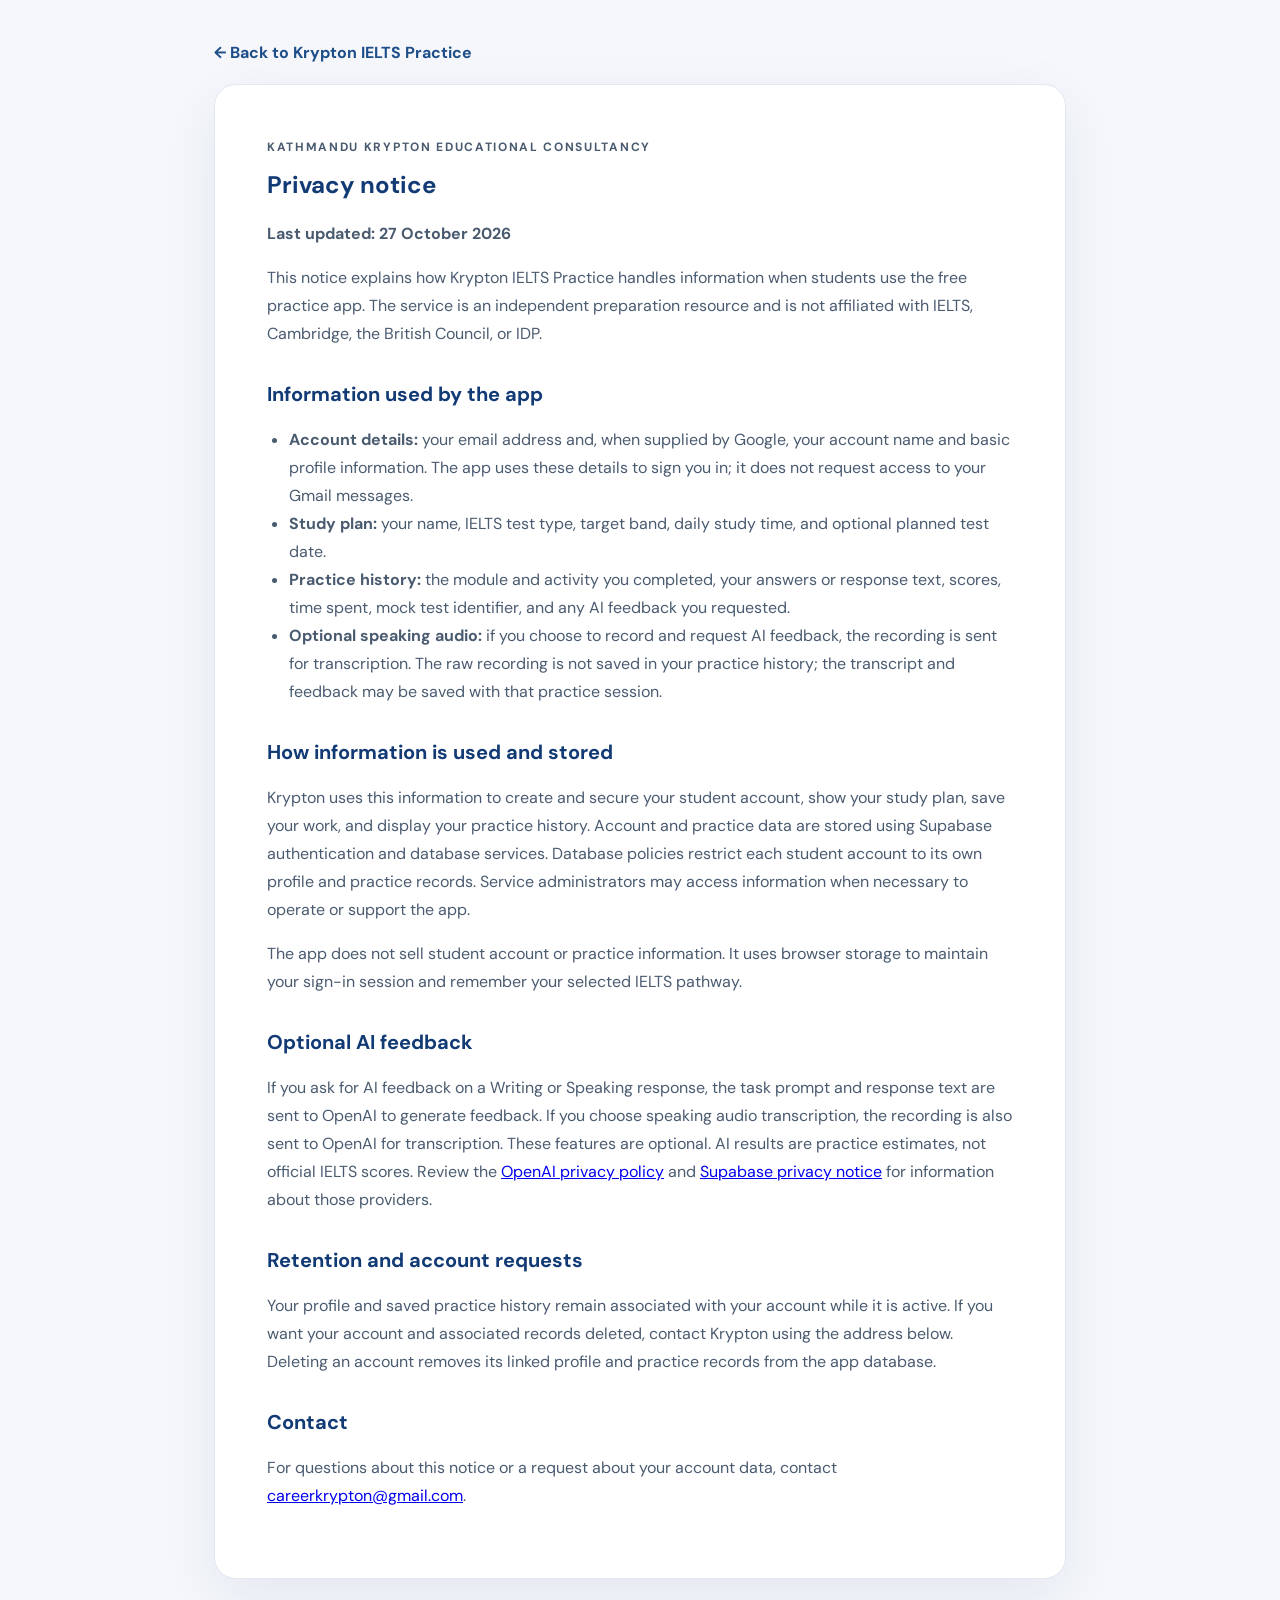
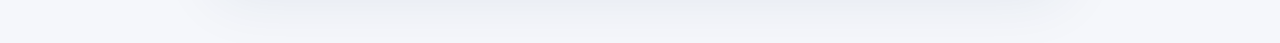
<file: privacy.html>
<!doctype html>
<html lang="en">
<head>
  <meta charset="utf-8">
  <meta name="viewport" content="width=device-width, initial-scale=1">
  <meta name="theme-color" content="#123b75">
  <title>Privacy Notice | Krypton IELTS Practice</title>
  <meta name="description" content="How Krypton IELTS Practice uses student account, study plan, and practice data.">
  <link rel="preconnect" href="https://fonts.googleapis.com">
  <link rel="preconnect" href="https://fonts.gstatic.com" crossorigin>
  <link href="https://fonts.googleapis.com/css2?family=DM+Sans:wght@400;500;600;700&family=Manrope:wght@400;500;600;700;800&display=swap" rel="stylesheet">
  <link rel="stylesheet" href="style.css?v=module-topics-20261027">
  <style>
    body { background:#f5f7fb; }
    .privacy-shell { max-width:900px; margin:0 auto; padding:40px 24px 64px; }
    .privacy-card { background:#fff; border:1px solid #e2e8f0; border-radius:22px; padding:clamp(24px,5vw,52px); box-shadow:0 20px 60px rgba(25,55,95,.08); }
    .privacy-card h1 { color:#123b75; margin:8px 0 12px; }
    .privacy-card h2 { color:#123b75; margin:30px 0 10px; font-size:1.25rem; }
    .privacy-card p,.privacy-card li { color:#4a5b70; line-height:1.75; }
    .privacy-card ul { padding-left:22px; }
    .privacy-back { display:inline-flex; margin:0 0 18px; color:#1d4e89; font-weight:700; text-decoration:none; }
  </style>
</head>
<body>
  <main class="privacy-shell">
    <a class="privacy-back" href="./">← Back to Krypton IELTS Practice</a>
    <article class="privacy-card">
      <p class="eyebrow">KATHMANDU KRYPTON EDUCATIONAL CONSULTANCY</p>
      <h1>Privacy notice</h1>
      <p><strong>Last updated: 27 October 2026</strong></p>
      <p>This notice explains how Krypton IELTS Practice handles information when students use the free practice app. The service is an independent preparation resource and is not affiliated with IELTS, Cambridge, the British Council, or IDP.</p>

      <h2>Information used by the app</h2>
      <ul>
        <li><strong>Account details:</strong> your email address and, when supplied by Google, your account name and basic profile information. The app uses these details to sign you in; it does not request access to your Gmail messages.</li>
        <li><strong>Study plan:</strong> your name, IELTS test type, target band, daily study time, and optional planned test date.</li>
        <li><strong>Practice history:</strong> the module and activity you completed, your answers or response text, scores, time spent, mock test identifier, and any AI feedback you requested.</li>
        <li><strong>Optional speaking audio:</strong> if you choose to record and request AI feedback, the recording is sent for transcription. The raw recording is not saved in your practice history; the transcript and feedback may be saved with that practice session.</li>
      </ul>

      <h2>How information is used and stored</h2>
      <p>Krypton uses this information to create and secure your student account, show your study plan, save your work, and display your practice history. Account and practice data are stored using Supabase authentication and database services. Database policies restrict each student account to its own profile and practice records. Service administrators may access information when necessary to operate or support the app.</p>
      <p>The app does not sell student account or practice information. It uses browser storage to maintain your sign-in session and remember your selected IELTS pathway.</p>

      <h2>Optional AI feedback</h2>
      <p>If you ask for AI feedback on a Writing or Speaking response, the task prompt and response text are sent to OpenAI to generate feedback. If you choose speaking audio transcription, the recording is also sent to OpenAI for transcription. These features are optional. AI results are practice estimates, not official IELTS scores. Review the <a href="https://openai.com/policies/privacy-policy/" target="_blank" rel="noopener noreferrer">OpenAI privacy policy</a> and <a href="https://supabase.com/privacy" target="_blank" rel="noopener noreferrer">Supabase privacy notice</a> for information about those providers.</p>

      <h2>Retention and account requests</h2>
      <p>Your profile and saved practice history remain associated with your account while it is active. If you want your account and associated records deleted, contact Krypton using the address below. Deleting an account removes its linked profile and practice records from the app database.</p>

      <h2>Contact</h2>
      <p>For questions about this notice or a request about your account data, contact <a href="mailto:careerkrypton@gmail.com">careerkrypton@gmail.com</a>.</p>
    </article>
  </main>
</body>
</html>
</file>
<file: style.css>
:root{color-scheme:light;--navy:#123b75;--blue:#1f65ba;--sky:#eaf3ff;--red:#e3464f;--red-soft:#fff0f1;--ink:#192b43;--muted:#74849a;--line:#e5ebf2;--paper:#fff;--canvas:#f6f8fc;--green:#168a67;font-family:"DM Sans",sans-serif}
*{box-sizing:border-box}html{scroll-behavior:smooth}body{margin:0;background:var(--canvas);color:var(--ink)}button,input,textarea,select{font:inherit}button{cursor:pointer}button:disabled{cursor:not-allowed;opacity:.55}.app-shell{min-height:100vh}.sidebar{position:fixed;inset:0 auto 0 0;width:240px;background:#123b75;color:#fff;padding:25px 16px 18px;display:flex;flex-direction:column;z-index:5}.brand{display:flex;align-items:center;gap:10px;padding:0 9px;color:#fff;text-decoration:none}.brand-mark{width:36px;height:36px;display:grid;place-items:center;border-radius:12px 12px 12px 4px;background:var(--red);color:white;font:800 20px Manrope,sans-serif;box-shadow:0 5px 14px #e3464f40}.brand-copy{display:grid;gap:2px;font:800 11px Manrope,sans-serif;letter-spacing:.11em}.brand-copy small{font:700 8px "DM Sans",sans-serif;letter-spacing:.18em;color:#b8c8df}.nav-label,.eyebrow{font-size:9px;letter-spacing:.15em;font-weight:700;color:#94a5bb}.nav-label{margin:47px 11px 11px;color:#a9bfdc}.side-nav{display:grid;gap:5px}.nav-link{display:flex;align-items:center;gap:12px;width:100%;padding:11px 12px;border:0;border-radius:9px;background:transparent;color:#d1deef;text-align:left;font-size:11px;transition:.18s}.nav-link>span{width:17px;font-size:16px;text-align:center}.nav-link:hover,.nav-link.active{background:#ffffff18;color:white}.nav-link.active{box-shadow:inset 3px 0 #f16a70}.free-tag{margin-left:auto;padding:3px 5px;border-radius:4px;background:#e3464f;color:white;font-size:7px;letter-spacing:.05em}.sidebar-spacer{flex:1}.sidebar-note{padding:14px 13px;margin:0 4px 18px;border:1px solid #ffffff29;background:#ffffff0a;border-radius:11px;color:#c9d7e8;font-size:10px;line-height:1.65}.sidebar-note>span{font-size:16px;color:#f08083}.sidebar-note p{margin:7px 0 0}.sidebar-note strong{color:#fff}.side-user{border-top:1px solid #ffffff2b;padding:16px 5px 0;display:flex;align-items:center;gap:9px}.side-user>span:nth-child(2){display:grid;gap:3px}.side-user strong{font-size:10px}.side-user small{font-size:8px;color:#bdcbe0}.avatar{width:30px;height:30px;display:grid;place-items:center;border-radius:50%;background:#f5d4d2;color:#963a42;font-weight:800;font-size:11px}
.main-content{margin-left:240px;min-height:100vh;max-width:1600px;padding:0 46px 24px}.topbar{height:65px;border-bottom:1px solid var(--line);display:flex;align-items:center;justify-content:space-between;gap:15px}.breadcrumb{display:flex;align-items:center;gap:10px;color:#98a5b4;font-size:8px;letter-spacing:.13em;font-weight:700}.breadcrumb b{color:#cad3df}.breadcrumb strong{color:#52647b}.top-actions{display:flex;align-items:center;gap:8px}.sync-status{display:flex;align-items:center;gap:6px;margin-right:8px;color:#8290a1;font-size:9px}.sync-status i{width:6px;height:6px;background:#e9a84b;border-radius:50%}.sync-status.ready i{background:#2ca77e}.mobile-menu{display:none;border:0;background:none;color:var(--navy);font-size:18px}.button{border:1px solid transparent;border-radius:7px;padding:10px 14px;font-size:10px;font-weight:700;transition:.18s}.button-primary{background:var(--red);color:white;box-shadow:0 4px 10px #e3464f24}.button-primary:hover{background:#c9353f;transform:translateY(-1px)}.button-outline{border-color:#d7e0eb;background:#fff;color:#3c5878}.button-outline:hover{border-color:#8aadd5}.button-small{padding:8px 12px;font-size:9px}.button-wide{width:100%;padding:12px}.button-blue{background:var(--navy);color:white}.view-root{min-height:75vh}.hero-row{display:flex;justify-content:space-between;align-items:end;gap:20px;padding:31px 0 23px}.eyebrow{margin:0 0 8px;color:#8293a8}.hero-row h1,.page-title{margin:0;font:700 clamp(27px,3vw,39px)/1.15 Manrope,sans-serif;letter-spacing:-.05em;color:#182e4a}.hero-row h1 span{color:var(--red)}.hero-copy{margin:9px 0 0;color:#7b8999;font-size:11px}.hero-actions{display:flex;gap:8px}.hero-note{max-width:255px;padding:10px 13px;border:1px solid #f2d5d8;border-radius:9px;background:#fff8f8;color:#95666b;font-size:9px;line-height:1.5}.metrics{display:grid;grid-template-columns:repeat(4,1fr);gap:12px}.metric-card,.card{border:1px solid var(--line);border-radius:11px;background:var(--paper)}.metric-card{min-height:111px;padding:14px 16px;position:relative;overflow:hidden}.metric-top{display:flex;align-items:center;gap:8px;color:#8b99a8;font-size:8px;font-weight:700;letter-spacing:.12em}.metric-icon{width:25px;height:25px;display:grid;place-items:center;border-radius:8px;color:#cf3c47;background:#fff0f1;font-size:13px}.metric-icon.blue{color:#2866b2;background:#edf4ff}.metric-icon.green{color:#178765;background:#eaf8f2}.metric-icon.amber{color:#c38424;background:#fff5e5}.metric-value{display:block;margin-top:10px;font:700 23px Manrope,sans-serif;letter-spacing:-.04em}.metric-caption{font-size:9px;color:#99a5b0}.goal-line{height:5px;border-radius:9px;background:#edf1f5;margin:9px 0 5px;overflow:hidden}.goal-line span{display:block;height:100%;width:0;background:var(--red);border-radius:inherit;transition:width .3s}.section-head{display:flex;align-items:end;justify-content:space-between;margin:28px 0 13px}.section-head .eyebrow{margin-bottom:5px}.section-head h2,.card-title{margin:0;font:700 19px Manrope,sans-serif;letter-spacing:-.04em}.section-hint{font-size:9px;color:#91a0af}.module-grid{display:grid;grid-template-columns:repeat(4,1fr);gap:11px}.module-card{min-height:156px;padding:14px;text-align:left;border:1px solid var(--line);border-radius:11px;background:#fff;color:var(--ink);display:flex;flex-direction:column;align-items:flex-start;transition:.18s}.module-card:hover,.mock-card:hover{transform:translateY(-3px);box-shadow:0 9px 22px #15365c10;border-color:#c4d5e8}.module-icon{width:31px;height:31px;display:grid;place-items:center;border-radius:9px;background:#fff0f1;color:var(--red);font-size:16px;margin-bottom:13px}.module-card:nth-child(2) .module-icon{background:#edf4ff;color:#2162b0}.module-card:nth-child(3) .module-icon{background:#f1edff;color:#7059b8}.module-card:nth-child(4) .module-icon{background:#eaf8f2;color:#188666}.module-label{font-size:8px;color:#9aa6b3;letter-spacing:.12em;font-weight:700}.module-card strong{font:700 13px Manrope,sans-serif;margin:5px 0}.module-card small{font-size:9px;color:#8794a3;line-height:1.5}.module-enter{margin-top:auto;padding-top:12px;color:#2866b2;font-size:9px;font-weight:700}.dashboard-grid{display:grid;grid-template-columns:1.25fr .75fr;gap:12px;margin-top:18px}.card{padding:17px}.card-head{display:flex;align-items:start;justify-content:space-between;gap:10px}.card-head .eyebrow{margin-bottom:5px}.card-title{font-size:15px}.card-subtitle{margin:7px 0 0;color:#8794a3;font-size:9px;line-height:1.6}.link-button{border:0;background:none;color:#2866b2;font-size:9px;font-weight:700}.recent-list{display:grid;gap:9px;margin-top:14px}.recent-item{display:flex;align-items:center;gap:10px;padding:10px;border-radius:8px;background:#f8fafd}.recent-badge{width:28px;height:28px;display:grid;place-items:center;border-radius:8px;color:#d33e48;background:#fff0f1;font-size:12px}.recent-item:nth-child(even) .recent-badge{color:#2866b2;background:#edf4ff}.recent-info{flex:1}.recent-info strong{display:block;font-size:9px}.recent-info small{display:block;margin-top:3px;color:#98a4b0;font-size:8px}.score-chip{padding:5px 8px;border-radius:6px;background:#edf4ff;color:#2866b2;font-size:8px;font-weight:700}.empty-state{padding:18px;text-align:center;border:1px dashed #d7e1eb;border-radius:9px;color:#8997a6;font-size:10px;line-height:1.6}.resource-list{display:grid;gap:8px;margin-top:13px}.resource-link{display:flex;align-items:center;justify-content:space-between;gap:10px;padding:10px 11px;border:1px solid #e8edf3;border-radius:8px;color:#49617d;text-decoration:none;font-size:9px}.resource-link:hover{background:#f8fafd;border-color:#cadaea}.resource-link span{color:var(--red);font-weight:700}.note-banner{margin-top:14px;padding:11px 13px;border-left:3px solid var(--red);background:#fff6f6;color:#8d666a;border-radius:0 8px 8px 0;font-size:9px;line-height:1.6}.page-intro{padding:28px 0 18px}.page-intro h1{margin:0;font:700 30px Manrope,sans-serif;letter-spacing:-.04em}.page-intro p{margin:8px 0 0;color:#7c8998;font-size:10px;line-height:1.6}.filters{display:flex;gap:7px;flex-wrap:wrap;margin:0 0 14px}.filter-pill{border:1px solid #dfe6ee;background:#fff;color:#718095;border-radius:18px;padding:7px 12px;font-size:9px}.filter-pill.selected{background:#eaf2ff;border-color:#bad1ef;color:#215caa;font-weight:700}.lesson-list,.mock-grid{display:grid;grid-template-columns:repeat(2,1fr);gap:11px}.lesson-card,.mock-card{padding:15px;border:1px solid var(--line);border-radius:10px;background:white;transition:.18s}.lesson-meta{display:flex;align-items:center;justify-content:space-between;color:#98a5b2;font-size:8px;letter-spacing:.08em;font-weight:700}.tag{padding:4px 7px;border-radius:12px;background:#edf4ff;color:#2866b2;font-size:8px}.lesson-card h3,.mock-card h3{margin:11px 0 6px;font:700 14px Manrope,sans-serif}.lesson-card p,.mock-card p{margin:0;color:#8491a0;font-size:9px;line-height:1.6}.lesson-bottom{display:flex;justify-content:space-between;align-items:center;margin-top:13px}.lesson-bottom small{font-size:8px;color:#a0aab5}.lesson-bottom .button{padding:8px 10px;font-size:8px}.mock-type{display:inline-block;padding:4px 7px;border-radius:12px;color:#cb3e48;background:#fff0f1;font-size:8px;font-weight:700}.mock-card:nth-child(even) .mock-type{color:#2866b2;background:#edf4ff}.mock-label{display:flex;align-items:center;justify-content:space-between;margin-top:12px;color:#8a98a7;font-size:8px}.mock-steps{display:flex;gap:5px;margin:12px 0}.mock-steps i{height:4px;flex:1;border-radius:8px;background:#e8edf2}.mock-steps i:nth-child(1){background:#e3464f}.mock-steps i:nth-child(2){background:#2866b2}.mock-steps i:nth-child(3){background:#859bd2}.mock-steps i:nth-child(4){background:#55af8d}.mock-card .button{width:100%;margin-top:5px}.info-strip{padding:11px 13px;background:#edf4ff;border-radius:8px;color:#55708f;font-size:9px;line-height:1.6;margin:0 0 13px}.runner{border:1px solid var(--line);border-radius:12px;background:white;padding:19px}.runner-top{display:flex;align-items:center;justify-content:space-between;padding-bottom:13px;border-bottom:1px solid var(--line)}.runner-step{color:#8897a7;font-size:9px;font-weight:700;letter-spacing:.1em}.timer-pill{font:700 13px Manrope,sans-serif;color:#285d9b;background:#eef5ff;padding:7px 10px;border-radius:7px}.runner-layout{display:grid;grid-template-columns:1.1fr .9fr;gap:16px;padding-top:16px}.runner h2{margin:0 0 8px;font:700 19px Manrope,sans-serif}.runner p{font-size:10px;color:#7b8998;line-height:1.7}.reading-passage,.question-box,.prompt-box{padding:13px 14px;border:1px solid #e9eef4;border-radius:8px;background:#f8fafd;color:#52657c;font-size:10px;line-height:1.75}.reading-passage{white-space:pre-line}.question-list{display:grid;gap:12px}.question-box strong{display:block;color:#344a62;margin-bottom:8px}.option-list{display:grid;gap:6px}.option-label{display:flex;gap:7px;align-items:flex-start;padding:7px 8px;border:1px solid #e5ebf2;border-radius:7px;background:#fff;color:#60728a;font-size:9px;line-height:1.4}.option-label input{accent-color:var(--blue);margin:1px 0 0}.runner-actions{display:flex;align-items:center;justify-content:space-between;gap:10px;margin-top:14px}.runner-actions small{color:#99a5b2;font-size:8px}.text-answer{width:100%;min-height:210px;resize:vertical;padding:12px;border:1px solid #dfe7ef;border-radius:8px;outline:none;font-size:10px;line-height:1.6;color:var(--ink)}.text-answer:focus,input:focus{border-color:#85acd9;box-shadow:0 0 0 3px #eaf3ff}.word-count{display:flex;justify-content:space-between;margin:7px 0;color:#8b98a6;font-size:8px}.transcript-controls{display:flex;gap:8px;margin:10px 0}.audio-btn{border:1px solid #d6e2ef;border-radius:7px;background:white;color:#2d619f;padding:8px 10px;font-size:9px;font-weight:700}.modal-backdrop{position:fixed;inset:0;z-index:10;display:grid;place-items:center;padding:20px;background:#11253e9c;backdrop-filter:blur(4px)}.modal-backdrop[hidden]{display:none}.modal{position:relative;width:min(100%,430px);padding:27px;background:white;border-radius:15px;box-shadow:0 18px 60px #10294a42}.modal-close{position:absolute;right:14px;top:10px;border:0;background:none;color:#8190a0;font-size:23px}.modal-brand{display:flex;align-items:center;gap:9px;margin-bottom:22px;color:#395979;font-size:8px;font-weight:800;letter-spacing:.12em}.modal .eyebrow{margin-bottom:7px;color:#d14a53}.modal h2{margin:0;font:700 24px Manrope,sans-serif;letter-spacing:-.04em}.modal-copy{margin:8px 0 17px;color:#7e8b9a;font-size:10px;line-height:1.6}.auth-modal form{display:grid;gap:11px}.auth-modal label{display:grid;gap:6px;color:#566981;font-size:9px;font-weight:700}.auth-modal input{height:39px;width:100%;padding:0 11px;border:1px solid #dfe6ee;border-radius:7px;outline:none;font-size:10px;font-weight:400}.auth-modal label[hidden]{display:none}.form-error{min-height:12px;margin:0;color:#c43f49;font-size:9px}.auth-switch{text-align:center;color:#7f8c9a;font-size:9px}.auth-switch button{border:0;background:none;color:#2464aa;font-weight:700;font-size:9px}.fine-print{margin:17px 0 0;color:#9ca7b3;font-size:8px;line-height:1.6;text-align:center}.toast{position:fixed;z-index:20;left:50%;bottom:20px;transform:translate(-50%,14px);opacity:0;pointer-events:none;padding:10px 14px;border-radius:8px;background:#17385f;color:white;font-size:10px;box-shadow:0 7px 20px #10294a2b;transition:.2s}.toast.show{opacity:1;transform:translate(-50%,0)}.footer{display:flex;justify-content:space-between;gap:12px;border-top:1px solid var(--line);padding-top:15px;margin-top:25px;color:#9ca8b5;font-size:7px;letter-spacing:.06em}.footer span:first-child{font-weight:700;color:#718196}.empty-large{padding:45px 20px;text-align:center}.empty-large .empty-mark{margin:0 auto 12px;width:42px;height:42px;display:grid;place-items:center;border-radius:12px;background:#edf4ff;color:#2866b2;font-size:18px}.empty-large h2{font:700 18px Manrope,sans-serif}.empty-large p{max-width:380px;margin:8px auto 15px;color:#8190a0;font-size:10px;line-height:1.7}
@media(max-width:1100px){.main-content{padding:0 28px 22px}.sidebar{width:215px}.main-content{margin-left:215px}.metrics{grid-template-columns:repeat(2,1fr)}.module-grid{grid-template-columns:repeat(2,1fr)}}
@media(max-width:700px){.sidebar{inset:0 auto 0 0;width:250px;transform:translateX(-102%);transition:transform .2s;box-shadow:8px 0 25px #142c4b22}.sidebar.open{transform:translateX(0)}.sidebar::after{content:"";position:fixed;inset:0 -100vw 0 100%;background:#10294a55;display:none}.sidebar.open::after{display:block}.main-content{margin:0;padding:0 16px 20px}.topbar{height:55px}.mobile-menu{display:block}.breadcrumb{margin-right:auto;font-size:7px}.breadcrumb span{display:none}.top-actions{gap:5px}.sync-status{display:none}.button-small{padding:7px 8px;font-size:8px}.hero-row{padding:23px 0 17px;align-items:flex-start;flex-direction:column}.hero-row h1{font-size:29px}.hero-actions{width:100%}.hero-note{max-width:none}.metrics{gap:8px}.metric-card{min-height:102px;padding:12px}.metric-value{font-size:20px}.module-grid{gap:8px}.module-card{min-height:142px;padding:12px}.dashboard-grid{grid-template-columns:1fr}.lesson-list,.mock-grid{grid-template-columns:1fr}.runner{padding:13px}.runner-layout{grid-template-columns:1fr}.runner h2{font-size:17px}.page-intro{padding:23px 0 14px}.page-intro h1{font-size:25px}.footer{flex-direction:column}.modal{padding:22px}.runner-actions{align-items:flex-start;flex-direction:column}.text-answer{min-height:170px}}
@media(max-width:390px){.metrics{grid-template-columns:1fr 1fr}.module-grid{grid-template-columns:1fr}.module-card{min-height:128px}.breadcrumb{letter-spacing:.06em}.top-actions{gap:4px}.button-small{padding:7px 6px}}

/* Krypton refresh: legible type, clearer controls and brand system */
:root{--navy:#153e78;--blue:#2868b2;--red:#df3f4c;font-size:15px}
body{font-size:15px}
.sidebar{width:258px;padding:22px 16px 18px}
.main-content{margin-left:258px;padding:0 42px 28px}
.brand{display:grid;justify-items:start;gap:7px;padding:0 6px}
.brand-logo{display:block;width:100%;max-width:205px;height:92px;object-fit:contain;object-position:left center;padding:5px 8px;background:#fff;border-radius:10px}
.brand-tagline{margin-left:5px;color:#c9d8ec;font-size:11px;font-weight:800;letter-spacing:.16em}
.nav-label{font-size:11px}
.nav-link{font-size:13px;padding:12px}
.breadcrumb{font-size:10px}
.sync-status{font-size:11px}
.button{font-size:12px;padding:11px 15px}
.button-small{font-size:11px;padding:9px 13px}
.eyebrow{font-size:10px}
.hero-row{padding:35px 0 24px}
.hero-row h1{font-size:clamp(30px,3vw,42px)}
.hero-copy{font-size:14px;line-height:1.6}
.hero-note{font-size:12px;max-width:300px}
.metric-card{min-height:122px;padding:16px 18px}
.metric-top{font-size:10px}
.metric-value{font-size:25px}
.metric-caption{font-size:11px}
.section-head h2{font-size:21px}
.section-hint{font-size:11px}
.module-card{min-height:175px;padding:17px}
.module-label{font-size:10px}
.module-card strong{font-size:16px}
.module-card small{font-size:12px;line-height:1.6}
.module-enter{font-size:11px}
.card{padding:19px}
.card-title{font-size:17px}
.card-subtitle{font-size:12px;line-height:1.7}
.empty-state{font-size:12px}
.resource-link{font-size:12px;padding:12px}
.note-banner,.info-strip{font-size:12px;line-height:1.7}
.page-intro h1{font-size:32px}
.page-intro p{font-size:13px;line-height:1.7}
.filter-pill{font-size:11px;padding:8px 14px}
.lesson-meta,.mock-label{font-size:10px}
.tag,.mock-type{font-size:10px}
.lesson-card h3,.mock-card h3{font-size:16px}
.lesson-card p,.mock-card p{font-size:12px;line-height:1.6}
.lesson-bottom small{font-size:10px}
.lesson-bottom .button{font-size:11px}
.runner{padding:23px}
.runner-step{font-size:11px}
.timer-pill{font-size:14px}
.runner h2{font-size:21px}
.runner p,.reading-passage,.question-box,.prompt-box{font-size:13px;line-height:1.75}
.option-label{font-size:12px;padding:10px}
.runner-actions small{font-size:10px;line-height:1.5}
.text-answer{font-size:14px;line-height:1.7;min-height:240px}
.word-count{font-size:10px}
.audio-btn{font-size:12px;padding:10px 13px}
.modal{width:min(100%,500px);padding:30px}
.modal-brand{font-size:10px}
.auth-brand-logo{width:185px;height:90px;object-fit:contain;background:#fff;border-radius:9px;padding:5px}
.modal h2{font-size:27px}
.modal-copy{font-size:13px;line-height:1.65}
.auth-modal label{font-size:12px}
.auth-modal input,.auth-modal select{height:44px;padding:0 12px;border:1px solid #dfe6ee;border-radius:8px;background:#fff;color:var(--ink);font-size:13px}
.auth-modal form{gap:14px}
.auth-switch,.auth-switch button{font-size:12px}
.fine-print{font-size:10px}
.footer{font-size:9px;line-height:1.6}
.onboarding-fields{display:grid;gap:12px;padding:14px;margin:4px 0 2px;border:1px solid #dbe7f5;border-radius:11px;background:#f8fbff}
.onboarding-fields>.eyebrow{margin:0;color:#285f9f}
.onboarding-fields label{display:grid;gap:6px}
.onboarding-grid{display:grid;grid-template-columns:1fr 1fr;gap:10px}
.optional-label{font-weight:500;color:#98a5b2}
.course-switch{display:flex;gap:8px;flex-wrap:wrap;margin:0 0 18px;padding:6px;border:1px solid var(--line);border-radius:12px;background:#fff;width:max-content}
.course-choice{border:0;border-radius:8px;background:transparent;color:#64758a;padding:9px 14px;font-size:12px;font-weight:700}
.course-choice.active{background:#eaf2ff;color:#205da5;box-shadow:inset 0 0 0 1px #d5e4f5}
.plan-banner{display:flex;align-items:center;justify-content:space-between;gap:18px;margin:0 0 18px;padding:17px 20px;border:1px solid #d8e6f5;border-radius:14px;background:linear-gradient(110deg,#edf5ff,#fff 78%);box-shadow:0 8px 22px #15365c08}
.plan-banner h2{margin:3px 0;font:700 17px Manrope,sans-serif;color:var(--navy)}
.plan-banner p{margin:3px 0;color:#687a8f;font-size:12px;line-height:1.5}
.plan-target{display:grid;justify-items:end;color:#526780;font-size:11px}
.plan-target strong{font:800 24px Manrope,sans-serif;color:var(--red)}
.plan-progress{height:7px;max-width:300px;margin-top:10px;background:#dce8f5;border-radius:9px;overflow:hidden}
.plan-progress span{display:block;height:100%;background:linear-gradient(90deg,var(--blue),var(--red));border-radius:inherit}
.mock-generator{padding:24px;margin:4px 0 16px;border:1px solid #d9e5f2;border-radius:16px;background:linear-gradient(115deg,#153e78,#225f9e);color:#fff;display:grid;grid-template-columns:1fr auto;align-items:center;gap:16px;box-shadow:0 12px 28px #173f7520}
.mock-generator h2{margin:5px 0;font:700 22px Manrope,sans-serif}
.mock-generator p{max-width:580px;margin:5px 0;color:#d8e6f6;font-size:12px;line-height:1.6}
.mock-generator .eyebrow{color:#b8d1ed}
.mock-generator-actions{display:flex;gap:9px;flex-wrap:wrap;justify-content:flex-end}
.mock-generator .button-outline{background:#fff;color:#214b80;border-color:#fff}
.ai-consent{margin:12px 0;padding:12px 14px;border:1px solid #dce7f3;border-radius:9px;background:#f7faff;color:#596e87;font-size:11px;line-height:1.6}
.recording-panel{display:flex;gap:9px;align-items:center;flex-wrap:wrap;margin:12px 0}
.recording-status{font-size:11px;color:#64758a}
.ai-feedback{margin-top:17px;padding:20px;border:1px solid #d7e5f5;border-radius:13px;background:linear-gradient(125deg,#f5f9ff,#fff)}
.ai-feedback h2{margin:4px 0 10px;font:700 20px Manrope,sans-serif;color:var(--navy)}
.ai-band{display:flex;align-items:center;gap:12px;margin:10px 0}
.ai-band strong{font:800 28px Manrope,sans-serif;color:var(--red)}
.ai-criteria{display:grid;grid-template-columns:repeat(2,1fr);gap:9px;margin:14px 0}
.ai-criterion{padding:12px;border:1px solid #e0e8f0;border-radius:9px;background:#fff}
.ai-criterion strong{display:block;color:#294765;font-size:12px}
.ai-criterion span{display:block;margin:5px 0;color:#2866b2;font-weight:800}
.ai-criterion p,.ai-feedback p,.ai-feedback li{font-size:12px;line-height:1.65;color:#63748a}
.ai-feedback ul{padding-left:19px}
.ai-disclaimer{padding-top:10px;border-top:1px solid #e0e8f0;color:#8a97a5!important;font-size:10px!important}
@media(max-width:1100px){.sidebar{width:230px}.main-content{margin-left:230px;padding:0 24px 22px}.brand-logo{max-width:185px}}
@media(max-width:700px){.sidebar{width:258px}.main-content{margin:0;padding:0 16px 20px}.brand-logo{max-width:200px}.hero-row h1{font-size:30px}.page-intro h1{font-size:28px}.mock-generator{grid-template-columns:1fr;padding:20px}.mock-generator-actions{justify-content:flex-start}.plan-banner{align-items:flex-start;flex-direction:column}.plan-target{justify-items:start}.ai-criteria{grid-template-columns:1fr}.onboarding-grid{grid-template-columns:1fr 1fr}}

/* Larger, easier-to-read student interface and auth options */
:root{font-size:16px}
body{font-size:16px;line-height:1.6}
p,.card-subtitle,.modal-copy,.hero-copy,.note-banner,.reading-passage,.prompt-box{font-size:16px;line-height:1.7}
label{font-size:15px;line-height:1.55}
input,select,textarea,button,.button{font-size:16px}
input,select,textarea{min-height:46px}
button,.button{min-height:44px}
.eyebrow{font-size:12px;letter-spacing:.14em}
.nav-link,.filter-pill,.course-choice,.mock-label,.runner-step,.timer-pill{font-size:14px}
.stat-value,.metric-value{font-size:30px}
.lesson-card h3,.mock-card h3{font-size:19px}
.question-box>strong{font-size:16px;line-height:1.55}
.option-label{font-size:15px;line-height:1.45}
.card-subtitle,.recent-item small{font-size:14px}
.ai-consent,.recording-status,.ai-criterion p,.ai-feedback p,.ai-feedback li{font-size:14px;line-height:1.65}
.ai-criterion strong{font-size:14px}
.ai-disclaimer{font-size:12px!important}
.mock-generator p{font-size:15px}
.button-google{display:flex;align-items:center;justify-content:center;gap:12px;background:#fff;color:#233750;border:1px solid #d7e1ed;font-weight:750}
.button-google span{display:inline-grid;place-items:center;width:24px;height:24px;border-radius:50%;background:#fff;color:#4285f4;font:bold 18px Arial,sans-serif;box-shadow:0 0 0 1px #e0e6ee}
.auth-divider{display:flex;align-items:center;gap:12px;margin:12px 0;color:#718198;font-size:13px}
.auth-divider:before,.auth-divider:after{content:"";height:1px;background:#e1e8f0;flex:1}
.email-code-open{margin-top:10px}
.text-button{border:0;background:transparent;color:var(--blue);font-weight:700;cursor:pointer;padding:10px}
#otp-form{display:grid;gap:12px;margin:14px 0}
#otp-form[hidden]{display:none}
#otp-form input[name="otp_token"]{font-size:22px;letter-spacing:.3em;text-align:center}
#otp-form .form-error{min-height:18px}
#otp-resend{margin-top:2px}
@media(max-width:700px){body{font-size:16px}.hero-copy,.page-intro p{font-size:16px}.onboarding-grid{grid-template-columns:1fr}.question-box>strong{font-size:16px}}


/* Full mock library controls */
.full-mock-count{display:flex;gap:8px;flex-wrap:wrap;margin-top:14px}.full-mock-count span{padding:7px 10px;border:1px solid #ffffff45;border-radius:8px;background:#ffffff14;color:#fff;font-size:12px;font-weight:700}.mock-library-actions{align-items:stretch}.mock-library-actions label{display:grid;gap:6px;min-width:180px;color:#fff;font-size:12px;font-weight:700}.mock-library-actions select{height:46px;padding:0 12px;border:1px solid #dfe7f0;border-radius:8px;background:#fff;color:#1d3554;font-size:15px}.mock-library-actions .button{white-space:normal}
@media(max-width:700px){.mock-library-actions{display:grid;grid-template-columns:1fr}.mock-library-actions label{min-width:0}.full-mock-count span{font-size:11px}}

.auth-modal form[hidden],.onboarding-fields[hidden]{display:none!important}


/* Group full test tasks under four skill modules */
.mock-module-nav{display:grid;grid-template-columns:repeat(4,minmax(0,1fr));gap:8px;margin:0 0 16px}.mock-module-step{display:flex;align-items:center;gap:8px;min-height:44px;padding:9px 12px;border:1px solid #e1e9f2;border-radius:9px;background:#fff;color:#7d8ca0;font-size:13px;font-weight:700}.mock-module-step b{display:grid;place-items:center;width:23px;height:23px;border-radius:50%;background:#eef2f7;color:#60738b;font-size:12px}.mock-module-step.active{border-color:#9dbce0;background:#edf5ff;color:#1d5798}.mock-module-step.active b{background:#2868b2;color:#fff}.mock-module-step.complete{border-color:#cfe7dc;background:#f0faf5;color:#21805f}.mock-module-step.complete b{background:#28966f;color:#fff}.mock-subtask-progress{display:flex;justify-content:space-between;gap:10px;margin:0 0 14px;padding:10px 13px;border-radius:8px;background:#f3f7fc;color:#516a85;font-size:13px;font-weight:700}.mock-checkpoint{padding:22px}.mock-checkpoint-body{display:flex;align-items:center;gap:14px;margin:18px 0;padding:16px;border:1px solid #dce8f4;border-radius:11px;background:#f8fbff}.mock-checkpoint-icon{display:grid;place-items:center;flex:0 0 38px;height:38px;border-radius:50%;background:#e6f7ee;color:#19855f;font-size:20px;font-weight:800}.mock-checkpoint-body strong{color:#203c5c;font-size:16px}.mock-checkpoint-body p{margin:5px 0 0;color:#657991;font-size:14px;line-height:1.6}.mock-checkpoint .runner-actions{margin-top:18px}
@media(max-width:700px){.mock-module-nav{grid-template-columns:repeat(2,minmax(0,1fr))}.mock-module-step{font-size:12px}.mock-subtask-progress{flex-direction:column}.mock-checkpoint{padding:16px}}


.practice-module-section { margin: 28px 0; }
.practice-module-section > .section-head { margin-bottom: 8px; }
.topic-list { display: grid; gap: 12px; margin-top: 14px; }
.topic-group { border: 1px solid var(--line, #dce4ef); border-radius: 18px; background: #fff; overflow: hidden; }
.topic-group > summary { display:flex; align-items:center; justify-content:space-between; gap:16px; padding:18px 20px; cursor:pointer; list-style:none; }
.topic-group > summary::-webkit-details-marker { display:none; }
.topic-group > summary span:first-child { display:grid; gap:5px; }
.topic-group > summary strong { color:var(--ink,#172b4d); font-size:1.05rem; text-transform:capitalize; }
.topic-group > summary small { color:var(--muted,#68778d); font-size:.92rem; }
.topic-open-label { color:var(--blue,#245a9a); font-weight:700; white-space:nowrap; }
.topic-group[open] > summary { background:#f5f8fc; border-bottom:1px solid var(--line,#dce4ef); }
.topic-task-list { display:grid; grid-template-columns:repeat(auto-fit,minmax(250px,1fr)); gap:12px; padding:14px; }
.topic-task-card { margin:0; }
.topic-next-card { margin-top:16px; }
@media (max-width:620px) {
  .topic-group > summary { align-items:flex-start; padding:16px; }
  .topic-open-label { font-size:.88rem; }
  .topic-task-list { grid-template-columns:1fr; padding:10px; }
}

/* One-page, section-based practice catalogue inspired by familiar IELTS dashboards. */
.practice-intro { padding-bottom:14px; }
.module-jump { position:sticky; top:0; z-index:3; display:flex; gap:8px; overflow-x:auto; margin:0 -2px 22px; padding:9px 2px; background:#f6f8fb; scrollbar-width:thin; }
.module-jump a { display:inline-flex; align-items:center; gap:9px; flex:none; text-decoration:none; font-weight:700; }
.module-jump a span { color:var(--red,#c83d48); }
.practice-module-section { scroll-margin-top:76px; margin:26px 0 34px; padding:22px; border:1px solid var(--line,#dce4ef); border-radius:18px; background:#fbfcfe; }
.practice-module-heading { display:flex; align-items:center; justify-content:space-between; gap:18px; padding-bottom:16px; border-bottom:1px solid var(--line,#e5eaf0); }
.practice-module-heading h2 { margin:0; color:#183552; font:800 22px Manrope,sans-serif; }
.practice-module-heading p:not(.eyebrow) { margin:6px 0 0; color:#748397; font-size:13px; line-height:1.55; }
.practice-module-heading > .tag { flex:none; }
.organized-groups { grid-template-columns:repeat(2,minmax(0,1fr)); gap:10px; }
.practice-group { min-width:0; border:1px solid #e3e9f0; border-radius:12px; background:#fff; overflow:hidden; }
.practice-group > summary { display:flex; align-items:center; justify-content:space-between; gap:12px; min-height:66px; padding:13px 15px; cursor:pointer; list-style:none; }
.practice-group > summary::-webkit-details-marker { display:none; }
.practice-group > summary > span:first-child { display:grid; gap:5px; }
.practice-group > summary strong { color:#24415f; font-size:13px; }
.practice-group > summary small { color:#8290a0; font-size:11px; }
.practice-group[open] { grid-column:1/-1; }
.practice-group[open] > summary { background:#f5f8fc; border-bottom:1px solid #e3e9f0; }
.practice-group .topic-task-list { grid-template-columns:repeat(2,minmax(0,1fr)); }
.organized-task-card { min-width:0; }
.organized-task-card .lesson-bottom small { line-height:1.4; }
.topic-group { grid-column:span 1; }
.topic-group .topic-task-card { min-width:0; }
.topic-group .topic-task-card h3 { margin-top:8px; }
@media(max-width:900px) {
  .practice-module-section { padding:17px; }
  .organized-groups { grid-template-columns:1fr; }
  .practice-group[open] { grid-column:auto; }
  .practice-group .topic-task-list { grid-template-columns:repeat(2,minmax(0,1fr)); }
}
@media(max-width:600px) {
  .module-jump { top:0; }
  .practice-module-section { margin:20px 0 26px; padding:13px; border-radius:14px; }
  .practice-module-heading { align-items:flex-start; }
  .practice-module-heading h2 { font-size:19px; }
  .practice-module-heading > .tag { font-size:10px; }
  .practice-group .topic-task-list { grid-template-columns:1fr; }
  .practice-group > summary { padding:12px; }
  .practice-group > summary strong { font-size:12px; }
}


/* Illustrated Task 1 practice visuals */
.writing-visual{margin:14px 0 17px;padding:14px;border:1px solid #dce6f1;border-radius:14px;background:#fff}
.writing-visual-head{display:flex;align-items:center;justify-content:space-between;gap:10px;margin-bottom:10px;color:#264663}
.writing-visual-head strong{font-size:14px}.writing-visual-head span,.visual-kind-badge{padding:5px 8px;border-radius:999px;background:#edf4fc;color:#2865a8;font-size:10px;font-weight:800}
.writing-visual figcaption{margin-top:9px;color:#748397;font-size:11px;line-height:1.5}
.chart-wrap{overflow-x:auto}.chart-wrap svg{display:block;width:100%;min-width:430px;height:auto}
.visual-legend{display:flex;flex-wrap:wrap;gap:7px 14px;list-style:none;margin:10px 0 0;padding:0}
.visual-legend li{display:flex;align-items:center;gap:6px;color:#5e7084;font-size:11px}
.visual-legend i{width:9px;height:9px;flex:none;border-radius:3px;background:var(--swatch)}
.visual-legend b{color:#294762}
.pie-layout{display:grid;grid-template-columns:150px 1fr;align-items:center;gap:14px}
.pie-layout svg{width:145px;max-width:100%}.pie-layout .visual-legend{display:grid}
.writing-table-wrap{overflow:auto}.writing-table-wrap table{width:100%;border-collapse:collapse;font-size:12px}
.writing-table-wrap caption{padding:7px;color:#738298;text-align:left;font-size:11px}
.writing-table-wrap th,.writing-table-wrap td{padding:10px 12px;border-bottom:1px solid #e6ebf1;text-align:left}
.writing-table-wrap thead th{background:#f2f6fb;color:#38536f}.writing-table-wrap tbody th{color:#334d68}
.map-pair{display:grid;grid-template-columns:1fr 1fr;gap:12px}
.map-panel{margin:0;padding:11px;border:1px solid #e4eaf1;border-radius:10px;background:#f8fafc}
.map-panel h4{margin:0 0 8px;color:#35526f;font-size:11px}
.schematic-map{display:grid;grid-template-columns:repeat(2,minmax(0,1fr));gap:7px;min-height:125px;padding:10px;border:1px dashed #b9cbdd;border-radius:8px;background:linear-gradient(90deg,transparent 48%,#e1e9f1 49%,#e1e9f1 51%,transparent 52%),linear-gradient(transparent 48%,#e1e9f1 49%,#e1e9f1 51%,transparent 52%),#f1f6f2}
.schematic-map span{display:grid;place-items:center;min-height:38px;padding:5px;border:1px solid #c8d8e7;border-radius:6px;background:#fff;color:#49637c;text-align:center;font-size:10px;font-weight:700}
.process-steps{display:grid;grid-template-columns:repeat(6,minmax(95px,1fr));gap:17px;overflow-x:auto;margin:12px 0;padding:3px 0 8px;list-style:none;counter-reset:stage}
.process-steps li{position:relative;display:grid;place-items:center;min-height:64px;padding:9px;border:1px solid #d9e6f3;border-radius:9px;background:#f5f9fe;color:#315574;text-align:center;font-size:11px;font-weight:700;counter-increment:stage}
.process-steps li:before{content:counter(stage);position:absolute;top:-8px;left:-7px;display:grid;place-items:center;width:21px;height:21px;border-radius:50%;background:#2868b2;color:#fff;font-size:10px}
.process-steps li:not(:last-child):after{content:"→";position:absolute;right:-16px;color:#df4854;font-size:17px}
.organized-task-card .visual-kind-badge{margin-left:5px}
@media(max-width:600px){.writing-visual{padding:10px}.map-pair{grid-template-columns:1fr}.pie-layout{grid-template-columns:110px 1fr;gap:8px}.pie-layout svg{width:105px}.visual-legend li{font-size:10px}.process-steps{grid-template-columns:repeat(6,110px)}}
</file>
